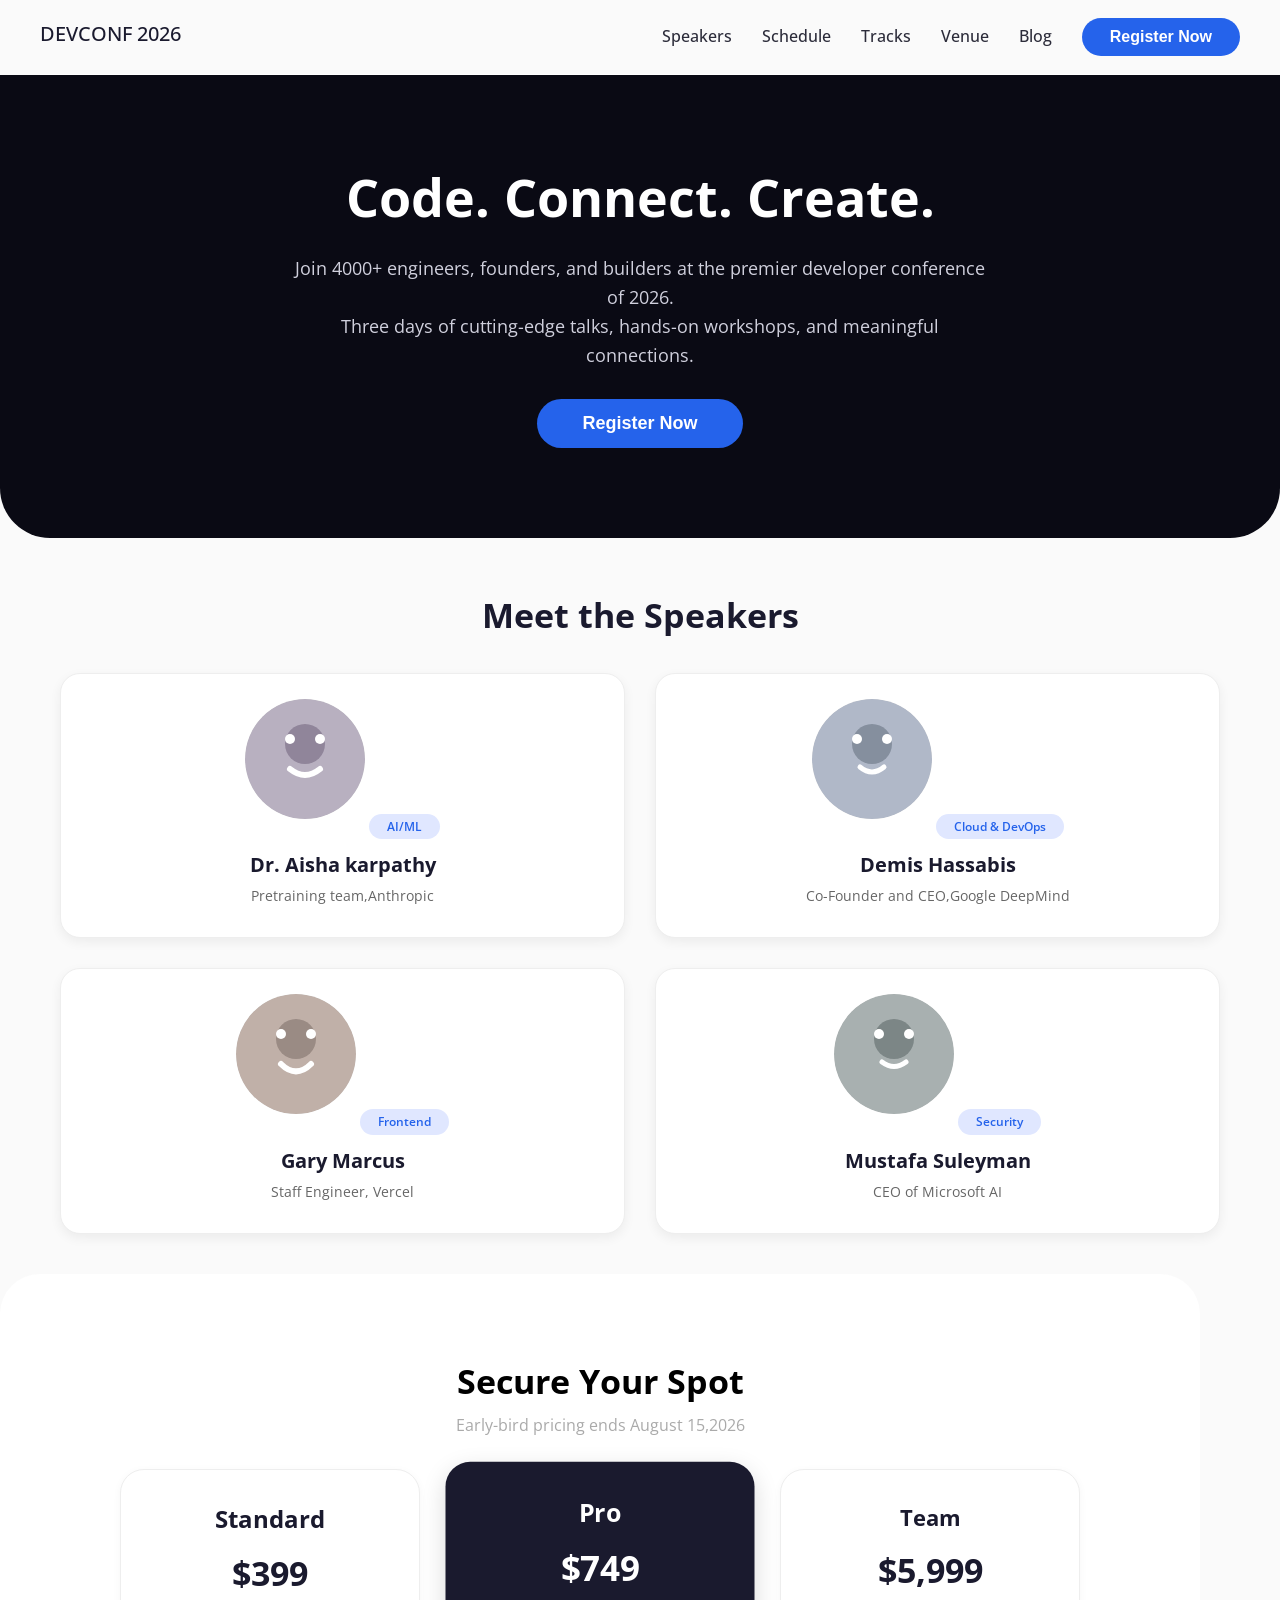
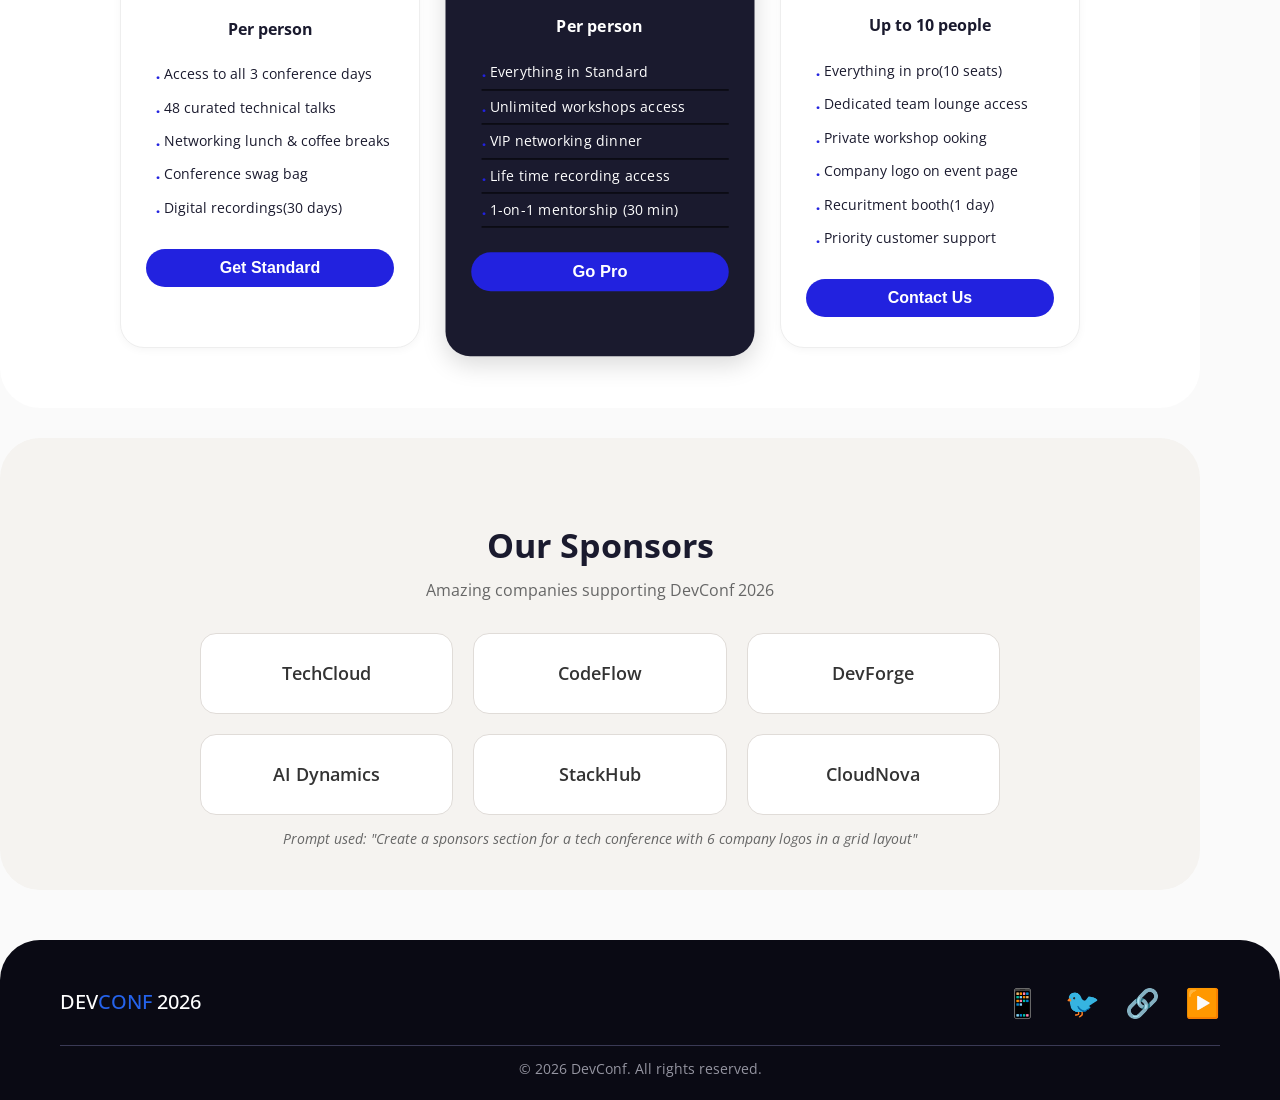
<file: code/index.html>
<!DOCTYPE html>
<html lang="en">
<head>
    <meta charset="UTF-8">
    <meta name="viewport" content="width=device-width, initial-scale=1.0">
    <title>DevConf 2026</title>
    <link rel="stylesheet" href="style.css">
    <!-- google font -->
    <link rel="preconnect" href="https://fonts.googleapis.com">
    <link rel="preconnect" href="https://fonts.gstatic.com" crossorigin>
    <link href="https://fonts.googleapis.com/css2?family=Open+Sans:ital,wght@0,300..800;1,300..800&display=swap" rel="stylesheet">
</head>
<body>
    
    <!-- ====== NAVBAR ====== -->
    <header>
        <nav class="container navbar">
            <h2 class="logo"<img="assets/logo.png">DEVCONF 2026</h2>
            <ul>
                <li><a href="#">Speakers</a></li>
                <li><a href="#">Schedule</a></li>
                <li><a href="#">Tracks</a></li>
                <li><a href="#">Venue</a></li>
                <li><a href="#">Blog</a></li>
                <li><button class="btn-primary">Register Now</button></li>
            </ul>
        </nav>
    </header>

    <!-- ====== HERO SECTION ====== -->
    <section class="hero">
        <div class="container hero-content">
            <h1>Code. Connect. Create.</h1>
            <p>Join 4000+ engineers, founders, and builders at the premier developer conference of 2026. <br> Three days of cutting-edge talks, hands-on workshops, and meaningful connections.</p>
            <button class="btn-primary btn-large">Register Now</button>
        </div>
    </section>

    <!-- ====== MEET THE SPEAKERS ====== -->
    <section class="container">
        <div class="section-title">
            <h2>Meet the Speakers</h2>

        </div>

        <div class="speakers-grid">
            <!-- Speaker 1 -->
            <div class="speaker-card">
                <img src="data:image/svg+xml,%3Csvg xmlns='http://www.w3.org/2000/svg' width='120' height='120' viewBox='0 0 120 120'%3E%3Ccircle cx='60' cy='60' r='60' fill='%23b8b0c0'/%3E%3Ccircle cx='60' cy='45' r='20' fill='%2390859a'/%3E%3Ccircle cx='45' cy='40' r='5' fill='%23fff'/%3E%3Ccircle cx='75' cy='40' r='5' fill='%23fff'/%3E%3Cpath d='M45 70 Q60 82 75 70' stroke='%23fff' stroke-width='6' fill='none' stroke-linecap='round'/%3E%3C/svg%3E" alt="speaker photo">
                <span class="speaker-tag">AI/ML</span>
                <h3>Dr. Aisha karpathy</h3>
                <p>Pretraining team,Anthropic</p>
            </div>

            <!-- Speaker 2 -->
            <div class="speaker-card">
                <img src="data:image/svg+xml,%3Csvg xmlns='http://www.w3.org/2000/svg' width='120' height='120' viewBox='0 0 120 120'%3E%3Ccircle cx='60' cy='60' r='60' fill='%23b0b8c8'/%3E%3Ccircle cx='60' cy='45' r='20' fill='%23858f9e'/%3E%3Ccircle cx='45' cy='40' r='5' fill='%23fff'/%3E%3Ccircle cx='75' cy='40' r='5' fill='%23fff'/%3E%3Cpath d='M48 68 Q60 78 72 68' stroke='%23fff' stroke-width='5' fill='none' stroke-linecap='round'/%3E%3C/svg%3E" alt="speaker photo">
                <span class="speaker-tag">Cloud & DevOps</span>
                <h3>Demis Hassabis</h3>
                <p>Co-Founder and CEO,Google DeepMind</p>
            </div>

            <!-- Speaker 3 -->
            <div class="speaker-card">
                <img src="data:image/svg+xml,%3Csvg xmlns='http://www.w3.org/2000/svg' width='120' height='120' viewBox='0 0 120 120'%3E%3Ccircle cx='60' cy='60' r='60' fill='%23c0b0a8'/%3E%3Ccircle cx='60' cy='45' r='20' fill='%239a8b84'/%3E%3Ccircle cx='45' cy='40' r='5' fill='%23fff'/%3E%3Ccircle cx='75' cy='40' r='5' fill='%23fff'/%3E%3Cpath d='M45 70 Q60 85 75 70' stroke='%23fff' stroke-width='6' fill='none' stroke-linecap='round'/%3E%3C/svg%3E" alt="speaker photo">
                <span class="speaker-tag">Frontend</span>
                <h3>Gary Marcus</h3>
                <p>Staff Engineer, Vercel</p>
            </div>

            <!-- Speaker 4 -->
            <div class="speaker-card">
                <img src="data:image/svg+xml,%3Csvg xmlns='http://www.w3.org/2000/svg' width='120' height='120' viewBox='0 0 120 120'%3E%3Ccircle cx='60' cy='60' r='60' fill='%23a8b0b0'/%3E%3Ccircle cx='60' cy='45' r='20' fill='%237c8686'/%3E%3Ccircle cx='45' cy='40' r='5' fill='%23fff'/%3E%3Ccircle cx='75' cy='40' r='5' fill='%23fff'/%3E%3Cpath d='M48 68 Q60 77 72 68' stroke='%23fff' stroke-width='5' fill='none' stroke-linecap='round'/%3E%3C/svg%3E" alt="speaker photo">
                <span class="speaker-tag">Security</span>
                <h3>Mustafa Suleyman</h3>
                <p>CEO of Microsoft AI</p>
            </div>
        </div>
    </section>

    <!-- ====== PRICING SECTION ====== -->
    <section class="container pricing-section">
        <div class="section-title">
            <h2>Secure Your Spot</h2>
            <p>Early-bird pricing ends August 15,2026</p>
        </div>

        <div class="pricing-row">
                         <!-- Standard -->
            <div class="pricing-card">
                <h2>Standard</h2>
                <div class="price">$399</div>
                  <h4>Per person </h4>
                <ul>
                    <li>Access to all 3 conference days</li>
                    <li>48 curated technical talks</li>
                    <li>Networking lunch & coffee breaks</li>
                    <li>Conference swag bag</li>
                    <li>Digital recordings(30 days)</li>
                </ul>
                <button class="btn-primary">Get Standard</button>
            </div>

            <!-- Pro (highlighted) -->
            <div class="pricing-card featured">
                <h2>Pro</h2>
                <div class="price">$749</div>
                    <h4>Per person </h4>
                <ul>
                    <li>Everything in Standard</li>
                    <li>Unlimited workshops access</li>
                    <li>VIP networking dinner</li>
                    <li>Life time recording access</li>
                    <li>1-on-1 mentorship (30 min)</li>
                </ul>
                <button class="btn-primary">Go Pro</button>
            </div>

                                          <!-- Team -->
            <div class="pricing-card">
                <h3>Team</h3>
                <div class="price">$5,999</div>
                <h4>Up to 10 people </h4>
                <ul>
                    <li>Everything in pro(10 seats)</li>
                    <li>Dedicated team lounge access</li>
                    <li>Private workshop ooking</li>
                    <li>Company logo on event page</li>
                    <li>Recuritment booth(1 day) </li>
                    <li>Priority customer support</li>
                </ul>
                <button class="btn-primary">Contact Us </button>
            </div>
        </div>
    </section>

    <!-- ====== AI CHALLENGE: SPONSORS SECTION ====== -->
    <section class="container sponsors-section">
        <div class="section-title">
            <h2>Our Sponsors</h2>
            <p>Amazing companies supporting DevConf 2026</p>
        </div>
        <div class="sponsors-grid">
            <div class="sponsor-card">TechCloud</div>
            <div class="sponsor-card">CodeFlow</div>
            <div class="sponsor-card">DevForge</div>
            <div class="sponsor-card">AI Dynamics</div>
            <div class="sponsor-card">StackHub</div>
            <div class="sponsor-card">CloudNova</div>
        </div>
        <p style="text-align:center; margin-top:12px; font-size:0.9rem; color:#666;">
            <em>Prompt used: "Create a sponsors section for a tech conference with 6 company logos in a grid layout"</em>
        </p>
    </section>

    <!-- ====== FOOTER ====== -->
    <footer class="footer">
        <div class="container">
            <div class="footer-content">
                <div class="footer-left">
                    <h2 class="logo">DEV<span>CONF</span> 2026</h2>
                </div>
                <div class="footer-right">
                    <a href="#">📱</a>
                    <a href="#">🐦</a>
                    <a href="#">🔗</a>
                    <a href="#">▶️</a>
                </div>
            </div>
            <hr>
            <p class="footer-copy">© 2026 DevConf. All rights reserved.</p>
        </div>
    </footer>

</body>
</html>
</file>
<file: code/style.css>
* {
    margin: 0;
    padding: 0;
    box-sizing: border-box;
}

body {
    font-family: "Open Sans", sans-serif;
    background: #fafafa;
    color: #1a1a2e;
    line-height: 1.6;
}

.container {
    max-width: 1200px;
    margin: 0 auto;
    padding: 0 20px;
}

                 /* buttons */
.btn-primary {
    background: #2563eb;
    color: white;
    border: none;
    padding: 10px 28px;
    border-radius: 30px;
    font-size: 16px;
    font-weight: 600;
    cursor: pointer;
    transition: 0.3s;
}

.btn-primary:hover {
    background: #1d4ed8;
}

.btn-large {
    padding: 14px 45px;
    font-size: 18px;
}

                              /* navbar */
.navbar {
    display: flex;
    justify-content: space-between;
    align-items: left;
    padding: 18px 0;
    border-bottom: 1px solid white;
}

.logo {
    font-size: 20px;
    font-weight: 500;
}

.navbar ul {
    display: flex;
    align-items: center;
    list-style: none;
    gap: 30px;
}

.navbar ul li a {
    text-decoration: none;
    color: #2c2c3a;
    font-weight: 500;
}

.navbar ul li a:hover {
    color: #2563eb;
}

.navbar ul li .btn-primary {
    background: #2563eb;
}

.navbar ul li .btn-primary:hover {
    background: #1d4ed8;
}

                                /* hero */
.hero {
    background-image: url("./assets/banner.jpg");
    background: #0a0a14;
    padding: 80px 0 90px;
    text-align: center;
    border-radius: 0 0 50px 50px;
}

.hero-content h1 {
    color: white;
    font-size: 52px;
    font-weight: 700;
    margin-bottom: 16px;
}


.hero-content p {
    color: #d0d0dd;
    font-size: 18px;
    margin-bottom: 30px;
    max-width: 700px;
    margin-left: auto;
    margin-right: auto;
}

.hero .btn-primary {
    background: #2563eb;
}

.hero .btn-primary:hover {
    background: #1d4ed8;
}

/* section titles */
.section-title {
    text-align: center;
    margin: 50px 0 30px;
}

.section-title h2 {
    font-size: 34px;
    font-weight: 700;
}

.section-title p {
    color: #666;
    font-size: 16px;
    margin-top: 5px;
}

                          /* speakers grid */
.speakers-grid {
    display: grid;
    grid-template-columns: 1fr 1fr;
    gap: 30px;
    margin: 20px 0 40px;
}

.speaker-card {
    background: white;
    padding: 25px 20px 30px;
    border-radius: 20px;
    text-align: center;
    box-shadow: 0 4px 12px rgba(0,0,0,0.06);
    border: 1px solid #eee;
}

.speaker-card img {
    width: 120px;
    height: 120px;
    border-radius: 60px;
    margin: 0 auto 12px;
    background: #ddd;
    object-fit: cover;
}

.speaker-tag {
    display: inline-block;
    background: #e0e7ff;
    padding: 3px 18px;
    border-radius: 20px;
    font-size: 12px;
    font-weight: 600;
    color: #2563eb;
    margin-bottom: 10px;
}

.speaker-card h3 {
    font-size: 20px;
    font-weight: 700;
    margin-bottom: 4px;
}

.speaker-card p {
    color: #666;
    font-size: 14px;
}

                               /* pricing */
.pricing-section {
    background: white;
    padding: 30px 0 60px;
    border-radius: 40px;
    margin: 30px 0;
}

.pricing-section .section-title h2 {
    color: black;
}

.pricing-section .section-title p {
    color: #aaa;
}

.pricing-row {
    display: flex;
    gap: 30px;
    justify-content: center;
    flex-wrap: wrap;
    margin: 20px 0 0;
}

.pricing-card {
    background: white;
    padding: 30px 25px;
    border-radius: 24px;
    flex: 1;
    min-width: 220px;
    max-width: 300px;
    text-align: center;
    border: 1px solid #eee;
    box-shadow: 0 2px 8px rgba(0,0,0,0.04);
}

.pricing-card.featured {
    background: #1a1a2e;
    color: white;
    border: none;
    transform: scale(1.03);
    box-shadow: 0 8px 24px rgba(0,0,0,0.15);
}

.pricing-card h3 {
    font-size: 22px;
    margin-bottom: 8px;
}

.pricing-card .price {
    font-size: 34px;
    font-weight: 700;
    margin: 8px 0 16px;
}

.pricing-card.featured .price {
    color:white;
}

.pricing-card ul {
    list-style: none;
    text-align: left;
    margin: 16px 0 24px;
    padding-left: 10px;
}

.pricing-card ul li {
    padding: 5px 0;
    border-bottom: 1px solid white;
    font-size: 14px;
}

.pricing-card.featured ul li {
    border-bottom-color: black;
}

.pricing-card ul li::before {
    content: ".  ";
    color:rgb(34, 34, 223);
    font-weight: 1000;
}

.pricing-card.featured ul li::before {
    color:rgb(34, 34, 223);
}

.pricing-card .btn-primary {
    width: 100%;
    padding: 10px 0;
    background: rgb(34, 34, 223);
}

.pricing-card .btn-primary:hover {
    background: blueviolet;
}

.pricing-card.featured .btn-primary {
    background: rgb(34, 34, 223);
}

.pricing-card.featured .btn-primary:hover {
    background: blueviolet;
}

                   /* sponsors (AI Challenge) */
.sponsors-section {
    background: #f5f3f0;
    padding: 30px 20px 40px;
    border-radius: 40px;
    margin: 30px 0;
}

.sponsors-grid {
    display: grid;
    grid-template-columns: repeat(3, 1fr);
    gap: 20px;
    max-width: 800px;
    margin: 0 auto;
}

.sponsor-card {
    background: white;
    padding: 25px 10px;
    text-align: center;
    border-radius: 16px;
    font-weight: 600;
    color: #333;
    border: 1px solid #e0dcd8;
    font-size: 18px;
}

/* footer */
.footer {
    background: #0a0a14;
    color: #d0d0dd;
    padding: 40px 0 20px;
    border-radius: 40px 40px 0 0;
    margin-top: 50px;
}

.footer-content {
    display: flex;
    justify-content: space-between;
    align-items: center;
    flex-wrap: wrap;
}

.footer .logo {
    color: white;
}

.footer .logo span {
    color: #2563eb;
}

.footer-right {
    display: flex;
    gap: 25px;
}

.footer-right a {
    color: #c0c0d0;
    text-decoration: none;
    font-size: 28px;
}

.footer-right a:hover {
    color: #2563eb;
}

.footer hr {
    border: 0;
    height: 1px;
    background: #3a3a55;
    margin: 20px 0 12px;
}

.footer-copy {
    text-align: center;
    font-size: 14px;
    opacity: 0.7;
}


@media (max-width: 768px) {
    .navbar {
        flex-direction: column;
        gap: 15px;
    }
    
    .navbar ul {
        flex-wrap: wrap;
        justify-content: center;
        gap: 15px;
    }
    
    .hero-content h1 {
        font-size: 34px;
    }
    
    .hero-content p {
        font-size: 16px;
    }
    
    .speakers-grid {
        grid-template-columns: 1fr;
    }
    
    .pricing-row {
        flex-direction: column;
        align-items: center;
    }
    
    .pricing-card {
        max-width: 350px;
        width: 100%;
    }
    
    .pricing-card.featured {
        transform: scale(1);
    }
    
    .sponsors-grid {
        grid-template-columns: 1fr 1fr;
    }
    
    .footer-content {
        flex-direction: column;
        gap: 15px;
        text-align: center;
    }
}

@media (max-width: 480px) {
    .sponsors-grid {
        grid-template-columns: 1fr;
    }
}
</file>
